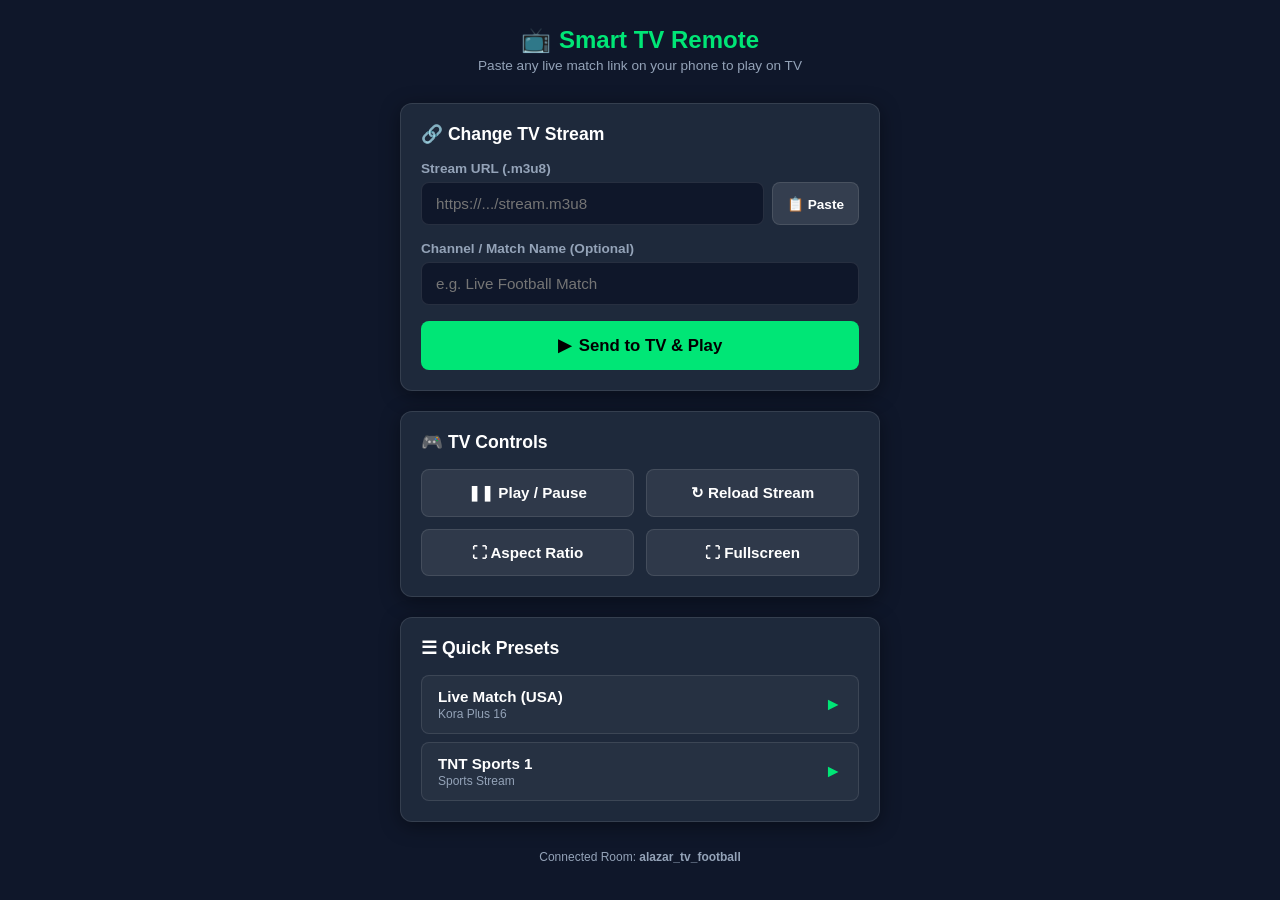
<file: remote.html>
<!DOCTYPE html>
<html lang="en">
<head>
  <meta charset="UTF-8">
  <meta name="viewport" content="width=device-width, initial-scale=1.0, maximum-scale=1.0, user-scalable=no">
  <title>TV Remote Control</title>
  <style>
    :root {
      --bg: #0f172a;
      --card-bg: #1e293b;
      --accent: #00e676;
      --accent-hover: #00c853;
      --text: #ffffff;
      --text-muted: #94a3b8;
      --danger: #ef4444;
      --border: rgba(255, 255, 255, 0.1);
    }
    * { box-sizing: border-box; margin: 0; padding: 0; }
    body {
      background: var(--bg);
      color: var(--text);
      font-family: -apple-system, BlinkMacSystemFont, "Segoe UI", Roboto, sans-serif;
      padding: 16px;
      min-height: 100vh;
      display: flex;
      flex-direction: column;
      align-items: center;
    }
    .remote-card {
      width: 100%;
      max-width: 480px;
      display: flex;
      flex-direction: column;
      gap: 20px;
    }
    header {
      text-align: center;
      padding: 10px 0;
    }
    header h1 {
      font-size: 1.5rem;
      font-weight: 700;
      color: var(--accent);
      display: flex;
      align-items: center;
      justify-content: center;
      gap: 8px;
    }
    header p {
      font-size: 0.85rem;
      color: var(--text-muted);
      margin-top: 4px;
    }
    .panel {
      background: var(--card-bg);
      border: 1px solid var(--border);
      border-radius: 12px;
      padding: 20px;
      display: flex;
      flex-direction: column;
      gap: 16px;
      box-shadow: 0 4px 20px rgba(0, 0, 0, 0.4);
    }
    .panel h2 {
      font-size: 1.1rem;
      font-weight: 600;
      display: flex;
      align-items: center;
      gap: 8px;
    }
    .form-group {
      display: flex;
      flex-direction: column;
      gap: 6px;
    }
    .form-group label {
      font-size: 0.85rem;
      font-weight: 600;
      color: var(--text-muted);
    }
    .input-with-btn {
      display: flex;
      gap: 8px;
    }
    input[type="text"], input[type="url"] {
      width: 100%;
      background: #0f172a;
      border: 1px solid var(--border);
      border-radius: 8px;
      padding: 12px 14px;
      color: #fff;
      font-size: 0.95rem;
      outline: none;
      transition: border 0.2s;
    }
    input:focus {
      border-color: var(--accent);
    }
    .btn-paste {
      background: rgba(255, 255, 255, 0.1);
      border: 1px solid var(--border);
      color: #fff;
      border-radius: 8px;
      padding: 0 14px;
      font-size: 0.85rem;
      font-weight: 600;
      cursor: pointer;
      white-space: nowrap;
    }
    .btn-paste:active {
      background: rgba(255, 255, 255, 0.2);
    }
    .btn-primary {
      background: var(--accent);
      color: #000;
      border: none;
      border-radius: 8px;
      padding: 14px 20px;
      font-size: 1.05rem;
      font-weight: 700;
      cursor: pointer;
      display: flex;
      align-items: center;
      justify-content: center;
      gap: 8px;
      transition: background 0.2s, transform 0.1s;
    }
    .btn-primary:active {
      transform: scale(0.98);
      background: var(--accent-hover);
    }
    .tv-controls-grid {
      display: grid;
      grid-template-columns: 1fr 1fr;
      gap: 12px;
    }
    .ctrl-btn {
      background: rgba(255, 255, 255, 0.08);
      border: 1px solid var(--border);
      color: #fff;
      border-radius: 8px;
      padding: 14px;
      font-size: 0.95rem;
      font-weight: 600;
      cursor: pointer;
      display: flex;
      align-items: center;
      justify-content: center;
      gap: 8px;
      transition: background 0.2s;
    }
    .ctrl-btn:active {
      background: rgba(255, 255, 255, 0.2);
    }
    .presets-list {
      display: flex;
      flex-direction: column;
      gap: 8px;
    }
    .preset-item {
      background: rgba(255, 255, 255, 0.04);
      border: 1px solid var(--border);
      border-radius: 8px;
      padding: 12px 16px;
      display: flex;
      align-items: center;
      justify-content: space-between;
      cursor: pointer;
      transition: background 0.2s;
    }
    .preset-item:active {
      background: rgba(0, 230, 118, 0.15);
      border-color: var(--accent);
    }
    .preset-info {
      display: flex;
      flex-direction: column;
      gap: 2px;
    }
    .preset-title {
      font-weight: 600;
      font-size: 0.95rem;
    }
    .preset-sub {
      font-size: 0.75rem;
      color: var(--text-muted);
    }
    .preset-play-icon {
      color: var(--accent);
      font-size: 1.1rem;
    }
    .toast {
      position: fixed;
      bottom: 24px;
      left: 50%;
      transform: translateX(-50%) translateY(100px);
      background: #00e676;
      color: #000;
      padding: 12px 24px;
      border-radius: 30px;
      font-weight: 700;
      font-size: 0.95rem;
      box-shadow: 0 10px 25px rgba(0, 0, 0, 0.6);
      transition: transform 0.3s cubic-bezier(0.16, 1, 0.3, 1);
      z-index: 100;
      display: flex;
      align-items: center;
      gap: 8px;
    }
    .toast.show {
      transform: translateX(-50%) translateY(0);
    }
    .room-badge {
      font-size: 0.75rem;
      color: var(--text-muted);
      text-align: center;
      margin-top: 8px;
    }
  </style>
</head>
<body>

  <div class="remote-card">
    <header>
      <h1><span>&#128250;</span> Smart TV Remote</h1>
      <p>Paste any live match link on your phone to play on TV</p>
    </header>

    <!-- Send New Stream Panel -->
    <section class="panel">
      <h2>&#128279; Change TV Stream</h2>
      
      <div class="form-group">
        <label for="stream-url">Stream URL (.m3u8)</label>
        <div class="input-with-btn">
          <input type="url" id="stream-url" placeholder="https://.../stream.m3u8" autocomplete="off" />
          <button class="btn-paste" id="btn-paste-clipboard" type="button">&#128203; Paste</button>
        </div>
      </div>

      <div class="form-group">
        <label for="channel-name">Channel / Match Name (Optional)</label>
        <input type="text" id="channel-name" placeholder="e.g. Live Football Match" />
      </div>

      <button class="btn-primary" id="btn-send-stream">
        <span>&#9654;</span> Send to TV & Play
      </button>
    </section>

    <!-- TV Playback Controls Panel -->
    <section class="panel">
      <h2>&#127918; TV Controls</h2>
      <div class="tv-controls-grid">
        <button class="ctrl-btn" id="btn-play-pause">&#10074;&#10074; Play / Pause</button>
        <button class="ctrl-btn" id="btn-reload">&#8635; Reload Stream</button>
        <button class="ctrl-btn" id="btn-aspect">&#x26F6; Aspect Ratio</button>
        <button class="ctrl-btn" id="btn-fullscreen">&#x26F6; Fullscreen</button>
      </div>
    </section>

    <!-- Quick Presets -->
    <section class="panel">
      <h2>&#9776; Quick Presets</h2>
      <div class="presets-list">
        <div class="preset-item" data-name="Live Match (USA)" data-url="https://a16.kora-plus.li/live/usa.m3u8?token=3OWrgM5SPx-MHGNNgAFcKRykUVM&exp=1789830116">
          <div class="preset-info">
            <span class="preset-title">Live Match (USA)</span>
            <span class="preset-sub">Kora Plus 16</span>
          </div>
          <span class="preset-play-icon">&#9658;</span>
        </div>

        <div class="preset-item" data-name="TNT Sports 1" data-url="https://a14.kora-plus.li/live/tnt1.m3u8?token=g9VsgiYY9Fl6gvjzIuNFL7xSb6M&exp=1789826990">
          <div class="preset-info">
            <span class="preset-title">TNT Sports 1</span>
            <span class="preset-sub">Sports Stream</span>
          </div>
          <span class="preset-play-icon">&#9658;</span>
        </div>
      </div>
    </section>

    <div class="room-badge">
      Connected Room: <strong id="room-name">alazar_tv_football</strong>
    </div>
  </div>

  <div id="toast" class="toast">&#10004; Sent to TV!</div>

  <script>
    (function() {
      var ROOM_ID = 'alazar_tv_football';
      var NTFY_URL = 'https://ntfy.sh/' + ROOM_ID;

      var streamUrlInput = document.getElementById('stream-url');
      var channelNameInput = document.getElementById('channel-name');
      var btnSendStream = document.getElementById('btn-send-stream');
      var btnPaste = document.getElementById('btn-paste-clipboard');
      var toast = document.getElementById('toast');

      var btnPlayPause = document.getElementById('btn-play-pause');
      var btnReload = document.getElementById('btn-reload');
      var btnAspect = document.getElementById('btn-aspect');
      var btnFullscreen = document.getElementById('btn-fullscreen');

      function showToast(msg) {
        toast.innerHTML = '&#10004; ' + (msg || 'Sent to TV!');
        toast.classList.add('show');
        setTimeout(function() {
          toast.classList.remove('show');
        }, 2500);
      }

      // Send command to TV via Cloud Relay & Local Server
      function sendCommand(payload) {
        // 1. Cloud Relay (works everywhere over internet)
        try {
          fetch(NTFY_URL, {
            method: 'POST',
            body: JSON.stringify(payload),
            headers: { 'Title': 'TV Remote Command' }
          }).catch(function(e) {
            console.warn('Cloud relay publish error:', e);
          });
        } catch(e) {}

        // 2. Local Server Relay (if on http://192.168.x.x:8080)
        try {
          if (window.location.protocol === 'http:') {
            fetch('/api/stream', {
              method: 'POST',
              headers: { 'Content-Type': 'application/json' },
              body: JSON.stringify(payload)
            }).catch(function(e) {});
          }
        } catch(e) {}

        // 3. LocalStorage & BroadcastChannel for local test tabs
        try {
          localStorage.setItem('tv_remote_command', JSON.stringify({
            cmd: payload,
            time: Date.now()
          }));
        } catch(e) {}

        showToast(payload.action === 'play' ? 'Playing on TV!' : 'Command sent!');
      }

      // Paste button using modern clipboard API
      btnPaste.addEventListener('click', function() {
        if (navigator.clipboard && navigator.clipboard.readText) {
          navigator.clipboard.readText().then(function(text) {
            if (text) {
              streamUrlInput.value = text.trim();
              showToast('URL Pasted!');
            }
          }).catch(function() {
            streamUrlInput.focus();
          });
        } else {
          streamUrlInput.focus();
        }
      });

      // Send new stream
      btnSendStream.addEventListener('click', function() {
        var url = streamUrlInput.value.trim();
        var name = channelNameInput.value.trim() || 'Live Match';

        if (!url) {
          alert('Please enter or paste a stream URL');
          streamUrlInput.focus();
          return;
        }

        sendCommand({
          action: 'play',
          url: url,
          name: name
        });
      });

      // Preset click handlers
      document.querySelectorAll('.preset-item').forEach(function(item) {
        item.addEventListener('click', function() {
          var url = item.getAttribute('data-url');
          var name = item.getAttribute('data-name');
          streamUrlInput.value = url;
          channelNameInput.value = name;
          sendCommand({
            action: 'play',
            url: url,
            name: name
          });
        });
      });

      // Playback controls
      btnPlayPause.addEventListener('click', function() {
        sendCommand({ action: 'play_pause' });
      });

      btnReload.addEventListener('click', function() {
        sendCommand({ action: 'reload' });
      });

      btnAspect.addEventListener('click', function() {
        sendCommand({ action: 'aspect' });
      });

      btnFullscreen.addEventListener('click', function() {
        sendCommand({ action: 'fullscreen' });
      });

    })();
  </script>
</body>
</html>
</file>
